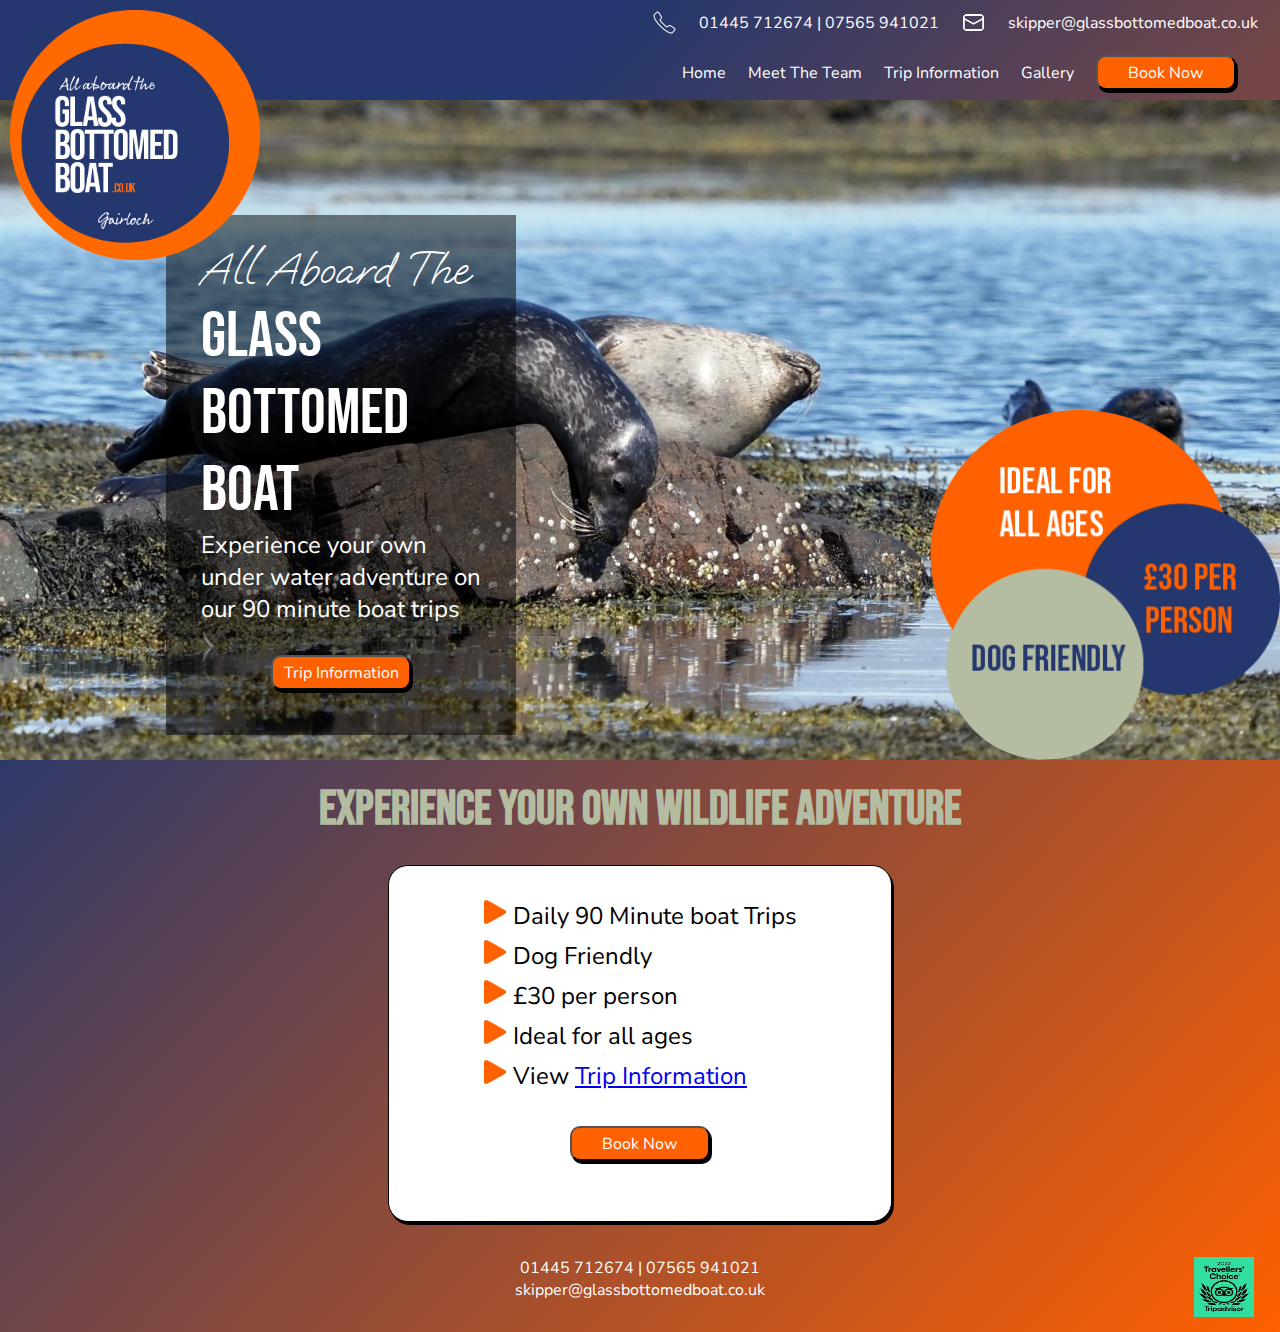
<file: index.html>
<!DOCTYPE html>
<html lang="en">
  <head>
    <meta charset="UTF-8" />
    <meta name="viewport" content="width=device-width, initial-scale=1.0" />
    <meta
      name="description"
      content="Experience your own underwater adventure on our 90-minute Glass Bottomed Boat trips. Ideal for all ages and dog-friendly."
    />
    <meta
      name="keywords"
      content="Glass Bottomed Boat, boat trips, underwater adventure, family-friendly, dog-friendly, NC500, North Coast 500, Gairloch, Wester Ross Scotland, Coastal, Boat Tours, Adventure, WildLife, Seals, bird Life, Animals, Sea Life, Marine Life, Ocean, Sea, Water, Fish, Dolphins, Porpoises, Whales, Gairloch Harbour, Pier Road, IV21 2BQ, Travellers Choice 2022, Trip Advisor, Facebook, Instagram"
    />
    <meta name="author" content="Glass Bottomed Boat" />
    <link href="stylesheet.css" type="text/css" rel="stylesheet" />
    <link rel="preconnect" href="https://fonts.googleapis.com" />
    <link rel="preconnect" href="https://fonts.gstatic.com" crossorigin />
    <link
      href="https://fonts.googleapis.com/css2?family=Nunito+Sans:ital,opsz,wght@0,6..12,200..1000;1,6..12,200..1000&display=swap"
      rel="stylesheet"
    />
    <script src="button.js" defer></script>
    <title>Glass Bottomed Boat</title>
  </head>
  <body class="grid-container">
    <header role="banner">
      <img
        class="logo1"
        src="./resources/logo updated.png"
        width="250px"
        height="250px"
        alt="Logo"
        loading="lazy"
      />
      <ul role="presentation">
        <li>
          <img
            src="./resources/icons8-phone-50.png"
            height="25px"
            width="25px"
            alt="Phone icon"
            aria-hidden="true"
          />
        </li>
        <li aria-label="Phone numbers">01445 712674 | 07565 941021</li>
        <li>
          <img
            src="./resources/icons8-email-48.png"
            height="25px"
            width="25px"
            alt="Email icon"
            aria-hidden="true"
          />
        </li>
        <li aria-label="Email address">skipper@glassbottomedboat.co.uk</li>
      </ul>
      <nav aria-label="Main navigation">
        <ul id="dropdown" role="menubar">
          <li role="none"><a href="./index.html" role="menuitem">Home</a></li>
          <li role="none">
            <a href="./meettheteam.html" role="menuitem">Meet The Team</a>
          </li>
          <li role="none">
            <a href="./tripinformation.html" role="menuitem"
              >Trip Information</a
            >
          </li>
          <li role="none">
            <a href="./gallery.html" role="menuitem">Gallery</a>
          </li>
          <li class="hidden-element" role="none">
            <a href="./book.html" role="menuitem">Book Now</a>
          </li>
          <li role="none">
            <button class="book" aria-label="Book Now">
              <a href="./book.html">Book Now</a>
            </button>
          </li>
        </ul>
      </nav>
      <img
        class="menu"
        onclick="myFunction()"
        src="./resources/icons8-menu-50.png"
        width="45px"
        height="45px"
        alt="menu icon"
        aria-label="Open menu"
      />
    </header>
    <main class="hero" role="main">
      <div class="hero-overlay-box">
        <p class="type1 box">All Aboard The</p>
        <p class="type2 box">GLASS</p>
        <p class="type2 box">BOTTOMED</p>
        <p class="type2 box">BOAT</p>
        <p class="type3 box">
          Experience your own under water adventure on our 90 minute boat trips
        </p>
        <button class="hero-book-now box" aria-label="Trip Information">
          <a href="./tripinformation.html">Trip Information</a>
        </button>
      </div>
      <img
        class="hero-bubbles"
        src="./resources/Assets/bubbles.png"
        width="350px"
        height="350px"
        alt="Quick facts of our boat trips, ideal for all ages, £30 per person, dog friendly"
        loading="lazy"
      />
    </main>

    <section class="griditem">
      <h1>Experience your own Wildlife Adventure</h1>
    </section>
    <aside class="information" aria-labelledby="trip-info">
      <div class="index-information-box">
        <ul>
          <li>
            <img
              src="./resources/icons8-right-arrow-24.png"
              alt="Bullet point"
            />
            Daily 90 Minute boat Trips
          </li>
          <li>
            <img
              src="./resources/icons8-right-arrow-24.png"
              alt="Bullet point"
            />
            Dog Friendly
          </li>
          <li>
            <img
              src="./resources/icons8-right-arrow-24.png"
              alt="Bullet point"
            />
            £30 per person
          </li>
          <li>
            <img
              src="./resources/icons8-right-arrow-24.png"
              alt="Bullet point"
            />
            Ideal for all ages
          </li>
          <li>
            <img
              src="./resources/icons8-right-arrow-24.png"
              alt="Bullet point"
            />
            View
            <a class="extra" href="./tripinformation.html">Trip Information</a>
          </li>
          <li>
            <button class="book-now" id="boxid" aria-label="Book Now">
              <a href="./book.html">Book Now</a>
            </button>
          </li>
        </ul>
      </div>
    </aside>

    <footer class="foot" role="contentinfo">
      <img
        src="./resources/travellerchoice2022.jpg"
        width="60px"
        height="60px"
        alt="Travellers choice award picture"
        loading="lazy"
      />
      <div class="footer-contact" aria-labelledby="contact-info">
        <p>01445 712674 | 07565 941021</p>
        <p>skipper@glassbottomedboat.co.uk</p>
      </div>
    </footer>
    <script type="application/ld+json">
      {
        "@context": "https://schema.org",
        "@type": "LocalBusiness",
        "name": "Glass Bottomed Boat",
        "description": "Experience your own underwater adventure on our 90-minute Glass Bottomed Boat trips. Ideal for all ages and dog-friendly.",
        "url": "https://www.glassbottomedboat.co.uk",
        "telephone": "01445 712674",
        "address": {
          "@type": "PostalAddress",
          "streetAddress": "Pier Road",
          "addressLocality": "Gairloch",
          "postalCode": "IV21 2BQ",
          "addressCountry": "UK"
        },
        "image": "https://www.glassbottomedboat.co.uk/resources/travellerchoice2022.jpg",
        "priceRange": "$$",
        "openingHours": "Mo-Su 09:00-17:00",
        "sameAs": [
          "https://www.facebook.com/glassbottomedboat",
          "https://www.instagram.com/glassbottomedboat"
        ]
      }
    </script>
  </body>
</html>
</file>
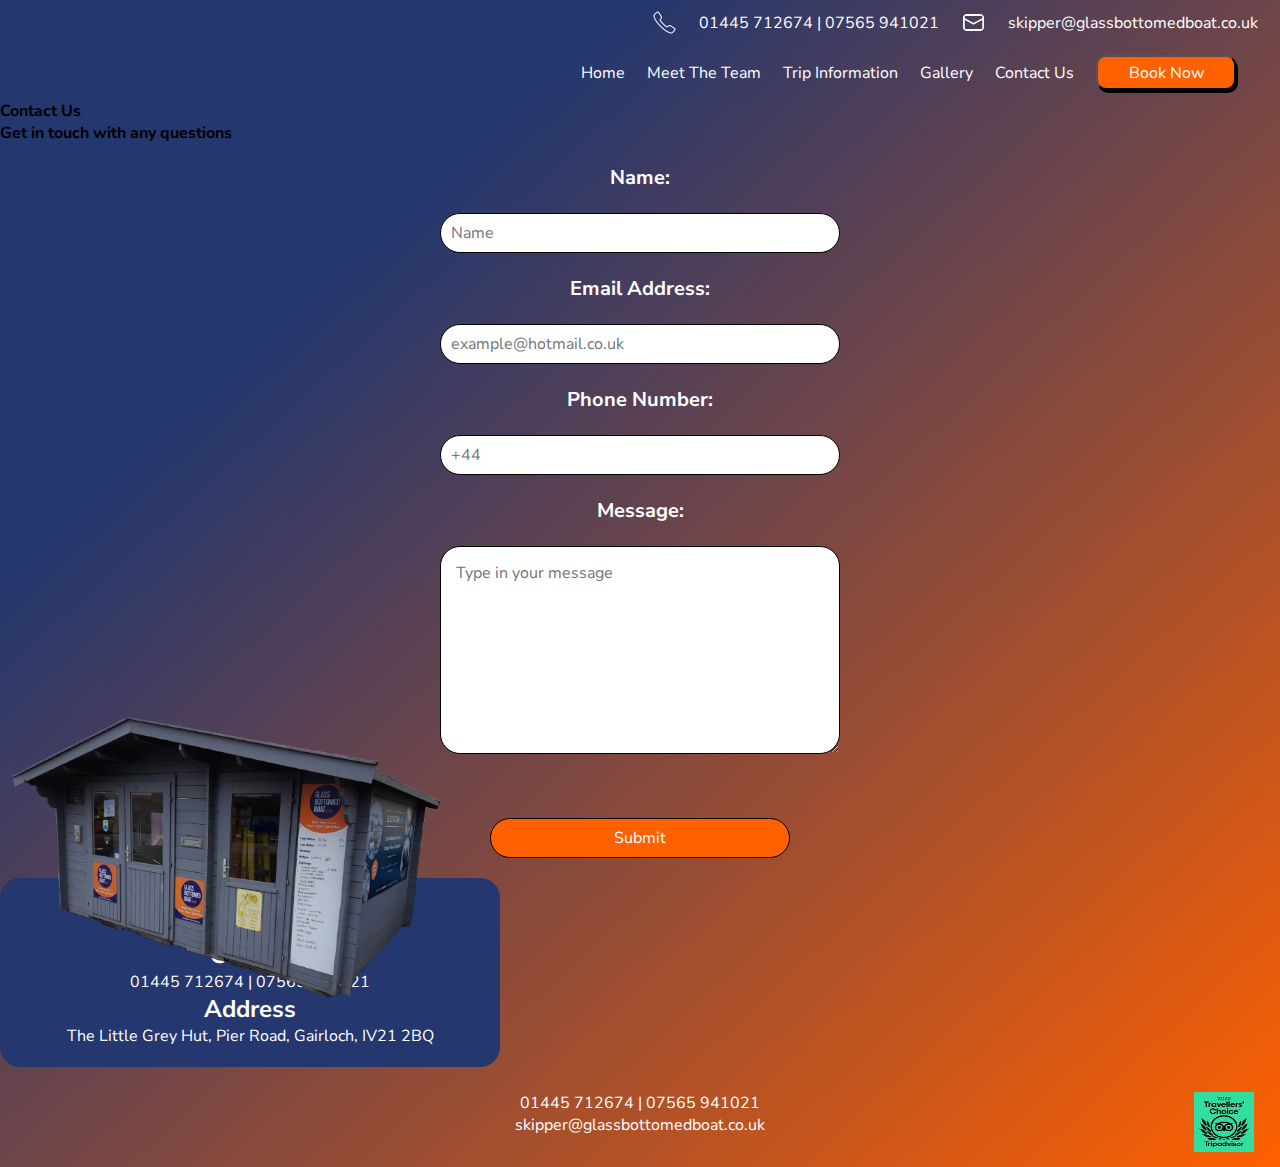
<file: contactus.html>
<!DOCTYPE html>
<html lang="en">
  <head>
    <meta charset="UTF-8" />
    <meta name="viewport" content="width=device-width, initial-scale=1.0" />
    <link href="stylesheet.css" type="text/css" rel="stylesheet" />
    <link rel="preconnect" href="https://fonts.googleapis.com" />
    <link rel="preconnect" href="https://fonts.gstatic.com" crossorigin />
    <link
      href="https://fonts.googleapis.com/css2?family=Nunito+Sans:ital,opsz,wght@0,6..12,200..1000;1,6..12,200..1000&display=swap"
      rel="stylesheet"
    />
    <script src="button.js" defer></script>
    <title>Glass Bottomed Boat Contact Us</title>
  </head>
  <body>
    <header role="banner">
      <ul role="presentation">
        <li>
          <img
            src="./resources/icons8-phone-50.png"
            height="25px"
            width="25px"
            alt="Phone icon"
            aria-hidden="true"
          />
        </li>
        <li aria-label="Phone numbers">01445 712674 | 07565 941021</li>
        <li>
          <img
            src="./resources/icons8-email-48.png"
            height="25px"
            width="25px"
            alt="Email icon"
            aria-hidden="true"
          />
        </li>
        <li aria-label="Email address">skipper@glassbottomedboat.co.uk</li>
      </ul>
      <nav aria-label="Main navigation">
        <ul id="dropdown" role="menubar">
          <li role="none"><a href="./index.html" role="menuitem">Home</a></li>
          <li role="none">
            <a href="./meettheteam.html" role="menuitem">Meet The Team</a>
          </li>
          <li role="none">
            <a href="./tripinformation.html" role="menuitem"
              >Trip Information</a
            >
          </li>
          <li role="none">
            <a href="./gallery.html" role="menuitem">Gallery</a>
          </li>
          <li role="none">
            <a href="./contactus.html" role="menuitem">Contact Us</a>
          </li>
          <li class="hidden-element" role="none">
            <a href="./book.html" role="menuitem">Book Now</a>
          </li>
          <li role="none">
            <button class="book" aria-label="Book Now">
              <a href="./book.html">Book Now</a>
            </button>
          </li>
        </ul>
      </nav>
      <img
        class="menu"
        onclick="myFunction()"
        src="./resources/icons8-menu-50.png"
        width="45px"
        height="45px"
        alt="menu icon"
        aria-label="Open menu"
      />
    </header>
    <main class="contact-us" role="main">
      <h1>Contact Us</h1>
      <h2>Get in touch with any questions</h2>
      <section class="contact-wrapper">
        <div class="form-box temp">
          <form
            action="send_email.php"
            method="POST"
            role="form"
            aria-labelledby="contact-form-title"
          >
            <label for="name">Name:</label><br />
            <input
              class="enter"
              type="text"
              id="name"
              name="name"
              placeholder="Name"
              required
              aria-required="true"
              autocomplete="name"
            /><br />
            <label for="email">Email Address:</label><br />
            <input
              class="enter"
              type="email"
              id="email"
              name="email"
              placeholder="example@hotmail.co.uk"
              required
              aria-required="true"
              autocomplete="email"
            /><br />
            <label for="phone">Phone Number:</label><br />
            <input
              class="enter"
              type="tel"
              id="phone"
              name="phone"
              placeholder="+44"
              required
              aria-required="true"
              autocomplete="tel"
            /><br />
            <label for="message">Message:</label><br />
            <textarea
              id="message"
              name="message"
              rows="8"
              cols="57"
              placeholder="Type in your message"
              required
              aria-required="true"
              autocomplete="off"
            ></textarea
            ><br /><br />
            <input class="submit" type="submit" value="Submit" />
          </form>
        </div>
        <div class="address-box temp">
          <div class="text-wrap" role="presentation">
            <h2>Alternatively</h2>
            <h3>Call Us</h3>
            <p>01445 712674 | 07565 941021</p>
            <h3>Address</h3>
            <p>The Little Grey Hut, Pier Road, Gairloch, IV21 2BQ</p>
          </div>
          <img
            src="./resources/Vector Shed.png"
            width="500px"
            height="auto"
            alt="The Little Grey Hut"
            loading="lazy"
          />
        </div>
      </section>
    </main>
    <footer class="foot" role="contentinfo">
      <img
        src="./resources/travellerchoice2022.jpg"
        width="60px"
        height="60px"
        alt="Travellers choice award picture"
        loading="lazy"
      />
      <div class="footer-contact" role="complementary" aria-label="Contact us">
        <p>01445 712674 | 07565 941021</p>
        <p>skipper@glassbottomedboat.co.uk</p>
      </div>
    </footer>
  </body>
</html>
</file>
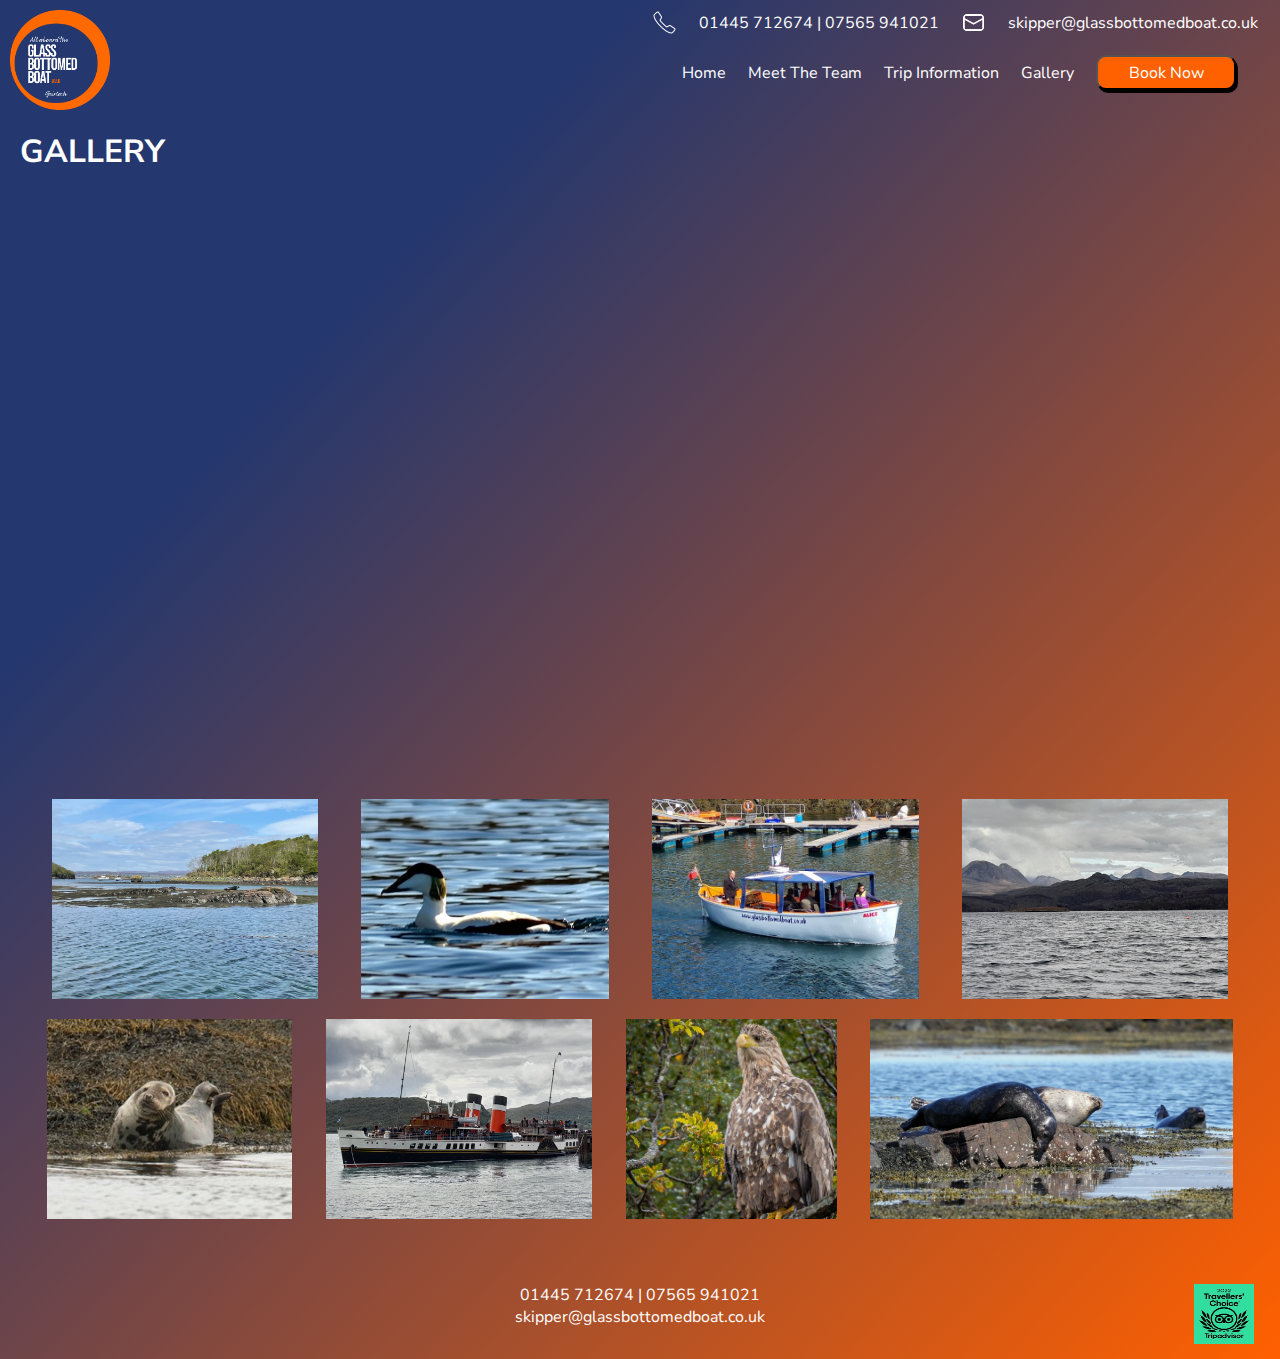
<file: gallery.html>
<!DOCTYPE html>
<html lang="en">
  <head>
    <meta charset="UTF-8" />
    <meta name="viewport" content="width=device-width, initial-scale=1.0" />
    <meta
      name="description"
      content="Explore our gallery of stunning wildlife and scenic photos from our Glass Bottomed Boat trips. Ideal for all ages and dog-friendly."
    />
    <meta
      name="keywords"
      content="Glass Bottomed Boat, gallery, wildlife photos, scenic photos, family-friendly, dog-friendly"
    />
    <meta name="author" content="Glass Bottomed Boat" />
    <link href="stylesheet.css" type="text/css" rel="stylesheet" />
    <link rel="preconnect" href="https://fonts.googleapis.com" />
    <link rel="preconnect" href="https://fonts.gstatic.com" crossorigin />
    <link
      href="https://fonts.googleapis.com/css2?family=Nunito+Sans:ital,opsz,wght@0,6..12,200..1000;1,6..12,200..1000&display=swap"
      rel="stylesheet"
    />
    <script src="button.js" defer></script>
    <title>Glass Bottomed Boat Gallery</title>
  </head>
  <body>
    <header role="banner">
      <img
        class="logo1"
        src="./resources/logo updated.png"
        width="100px"
        height="100px"
        alt="Logo"
        loading="lazy"
      />
      <ul role="presentation">
        <li>
          <img
            src="./resources/icons8-phone-50.png"
            height="25px"
            width="25px"
            alt="Phone icon"
            aria-hidden="true"
          />
        </li>
        <li aria-label="Phone numbers">01445 712674 | 07565 941021</li>
        <li>
          <img
            src="./resources/icons8-email-48.png"
            height="25px"
            width="25px"
            alt="Email icon"
            aria-hidden="true"
          />
        </li>
        <li aria-label="Email address">skipper@glassbottomedboat.co.uk</li>
      </ul>
      <nav aria-label="Main navigation">
        <ul id="dropdown" role="menubar">
          <li role="none"><a href="./index.html" role="menuitem">Home</a></li>
          <li role="none">
            <a href="./meettheteam.html" role="menuitem">Meet The Team</a>
          </li>
          <li role="none">
            <a href="./tripinformation.html" role="menuitem"
              >Trip Information</a
            >
          </li>
          <li role="none">
            <a href="./gallery.html" role="menuitem">Gallery</a>
          </li>
          <li class="hidden-element" role="none">
            <a href="./book.html" role="menuitem">Book Now</a>
          </li>
          <li role="none">
            <button class="book" aria-label="Book Now">
              <a href="./book.html">Book Now</a>
            </button>
          </li>
        </ul>
      </nav>
      <img
        class="menu"
        onclick="myFunction()"
        src="./resources/icons8-menu-50.png"
        width="45px"
        height="45px"
        alt="menu icon"
        aria-label="Open menu"
      />
    </header>
    <main class="gallery" role="main">
      <h1>Gallery</h1>
      <div class="collection">
        <div class="are-you-a-west-coaster">
          <iframe
            width="1280"
            height="588"
            src="https://www.youtube.com/embed/Z6QudItnon0"
            title="Are you a West Coaster? | Steve Ward at Glass Bottomed Boat | Our Wildlife West Coaster"
            frameborder="0"
            allow="accelerometer; autoplay; clipboard-write; encrypted-media; gyroscope; picture-in-picture; web-share"
            referrerpolicy="strict-origin-when-cross-origin"
            allowfullscreen
            aria-label="YouTube video: Are you a West Coaster?"
          ></iframe>
        </div>
        <div class="photos">
          <img
            src="./resources/sheildag view.jpg"
            alt="View of Sheildag from the boat"
            loading="lazy"
          />
          <img
            src="./resources/eider2.jpg"
            alt="image of an Eider Duck"
            loading="lazy"
          />
          <img
            src="./resources/Boat MakingWay.jpg"
            alt="View of our boat making way"
            loading="lazy"
          />
          <img
            src="./resources/scenery.jpg"
            alt="Scenary of the mountains from our boat"
            loading="lazy"
          />
          <img
            src="./resources/atlanticGrey4.jpg"
            alt="Atlantic Grey Seal"
            loading="lazy"
          />
          <img
            src="./resources/waverley.jpg"
            alt="View of the steamer called the Waverley"
            loading="lazy"
          />
          <img
            src="./resources/GoldenEagle.jpg"
            alt="Golden Eagle"
            loading="lazy"
          />
          <img
            src="./resources/common seal7.jpg"
            alt="Common Seal"
            loading="lazy"
          />
        </div>
      </div>
    </main>
    <footer class="foot" role="contentinfo">
      <img
        src="./resources/travellerchoice2022.jpg"
        width="60px"
        height="60px"
        alt="Travellers choice award picture"
        loading="lazy"
      />
      <div
        class="footer-contact"
        role="complementary"
        aria-labelledby="contact-info"
      >
        <p>01445 712674 | 07565 941021</p>
        <p>skipper@glassbottomedboat.co.uk</p>
      </div>
    </footer>
  </body>
</html>
</file>
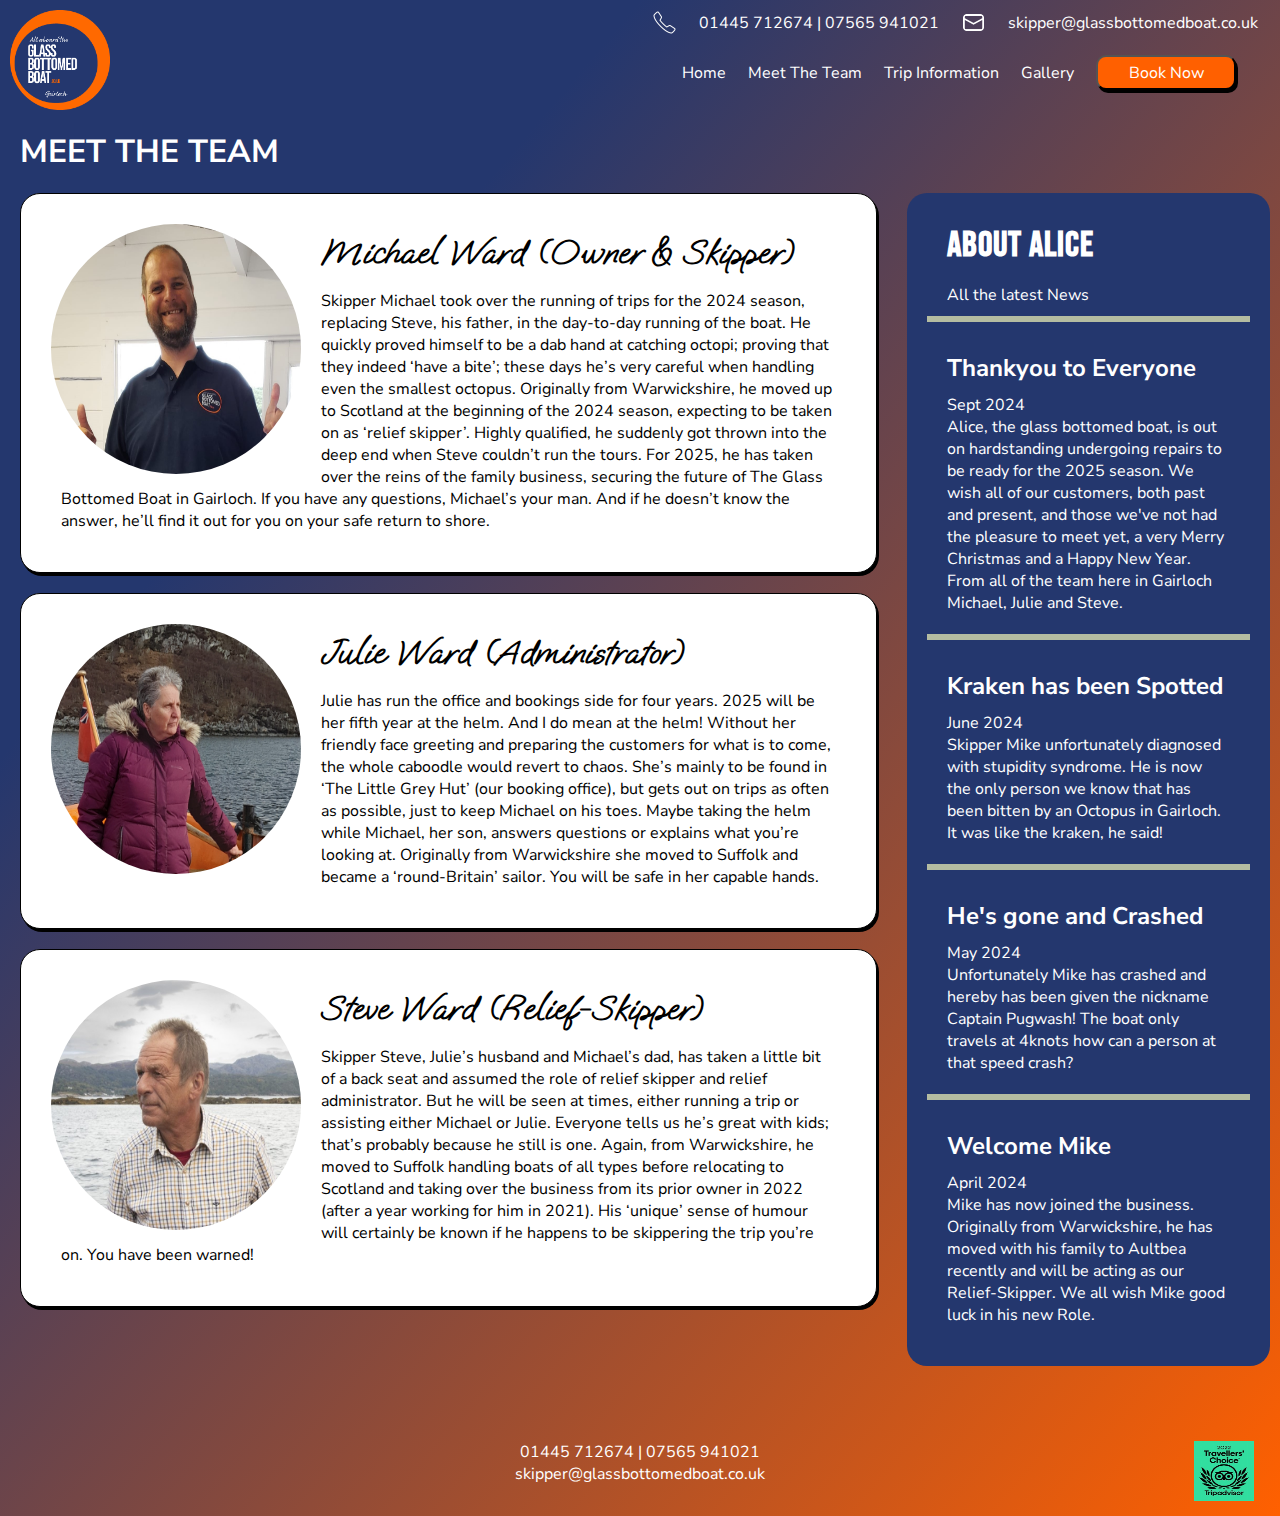
<file: meettheteam.html>
<!DOCTYPE html>
<html lang="en">
  <head>
    <meta charset="UTF-8" />
    <meta name="viewport" content="width=device-width, initial-scale=1.0" />
    <meta
      name="description"
      content="Meet the team behind the Glass Bottomed Boat. Learn about our crew and their roles in making your trip unforgettable."
    />
    <meta
      name="keywords"
      content="Glass Bottomed Boat, meet the team, crew, family-friendly, dog-friendly"
    />
    <meta name="author" content="Glass Bottomed Boat" />
    <link href="stylesheet.css" type="text/css" rel="stylesheet" />
    <link rel="preconnect" href="https://fonts.googleapis.com" />
    <link rel="preconnect" href="https://fonts.gstatic.com" crossorigin />
    <link
      href="https://fonts.googleapis.com/css2?family=Nunito+Sans:ital,opsz,wght@0,6..12,200..1000;1,6..12,200..1000&display=swap"
      rel="stylesheet"
    />
    <script src="button.js" defer></script>
    <script src="blog.js" defer></script>
    <title>Glass Bottomed Boat Meet The Team</title>
  </head>
  <body>
    <header role="banner">
      <img
        class="logo1"
        src="./resources/logo updated.png"
        width="100px"
        height="100px"
        alt="Logo"
        loading="lazy"
      />
      <ul role="presentation">
        <li>
          <img
            src="./resources/icons8-phone-50.png"
            height="25px"
            width="25px"
            alt="Phone icon"
            aria-hidden="true"
          />
        </li>
        <li aria-label="Phone numbers">01445 712674 | 07565 941021</li>
        <li>
          <img
            src="./resources/icons8-email-48.png"
            height="25px"
            width="25px"
            alt="Email icon"
            aria-hidden="true"
          />
        </li>
        <li aria-label="Email address">skipper@glassbottomedboat.co.uk</li>
      </ul>
      <nav aria-label="Main navigation">
        <ul id="dropdown" role="menubar">
          <li role="none"><a href="./index.html" role="menuitem">Home</a></li>
          <li role="none">
            <a href="./meettheteam.html" role="menuitem">Meet The Team</a>
          </li>
          <li role="none">
            <a href="./tripinformation.html" role="menuitem"
              >Trip Information</a
            >
          </li>
          <li role="none">
            <a href="./gallery.html" role="menuitem">Gallery</a>
          </li>
          <li class="hidden-element" role="none">
            <a href="./book.html" role="menuitem">Book Now</a>
          </li>
          <li role="none">
            <button class="book" aria-label="Book Now">
              <a href="./book.html">Book Now</a>
            </button>
          </li>
        </ul>
      </nav>
      <img
        class="menu"
        onclick="myFunction()"
        src="./resources/icons8-menu-50.png"
        width="45px"
        height="45px"
        alt="menu icon"
        aria-label="Open menu"
      />
    </header>
    <main class="meet-team" role="main">
      <h1>Meet The Team</h1>
      <section class="team-blog-section">
        <div class="team-section">
          <article class="person-card">
            <img
              src="./resources/mike3.jpg"
              width="250px"
              height="250px"
              alt="Michael Ward"
              loading="lazy"
            />
            <h2>Michael Ward (Owner & Skipper)</h2>
            <p>
              Skipper Michael took over the running of trips for the 2024
              season, replacing Steve, his father, in the day-to-day running of
              the boat. He quickly proved himself to be a dab hand at catching
              octopi; proving that they indeed ‘have a bite’; these days he’s
              very careful when handling even the smallest octopus. Originally
              from Warwickshire, he moved up to Scotland at the beginning of the
              2024 season, expecting to be taken on as ‘relief skipper’. Highly
              qualified, he suddenly got thrown into the deep end when Steve
              couldn’t run the tours. For 2025, he has taken over the reins of
              the family business, securing the future of The Glass Bottomed
              Boat in Gairloch. If you have any questions, Michael’s your man.
              And if he doesn’t know the answer, he’ll find it out for you on
              your safe return to shore.
            </p>
          </article>
          <article class="person-card">
            <img
              src="./resources/julie boat.jpg"
              width="250px"
              height="250px"
              alt="Julie Ward"
              loading="lazy"
            />
            <h2>Julie Ward (Administrator)</h2>
            <p>
              Julie has run the office and bookings side for four years. 2025
              will be her fifth year at the helm. And I do mean at the helm!
              Without her friendly face greeting and preparing the customers for
              what is to come, the whole caboodle would revert to chaos. She’s
              mainly to be found in ‘The Little Grey Hut’ (our booking office),
              but gets out on trips as often as possible, just to keep Michael
              on his toes. Maybe taking the helm while Michael, her son, answers
              questions or explains what you’re looking at. Originally from
              Warwickshire she moved to Suffolk and became a ‘round-Britain’
              sailor. You will be safe in her capable hands.
            </p>
          </article>
          <article class="person-card">
            <img
              src="./resources/dadBoat.jpg"
              width="250px"
              height="250px"
              alt="Steve Ward"
              loading="lazy"
            />
            <h2>Steve Ward (Relief-Skipper)</h2>
            <p>
              Skipper Steve, Julie’s husband and Michael’s dad, has taken a
              little bit of a back seat and assumed the role of relief skipper
              and relief administrator. But he will be seen at times, either
              running a trip or assisting either Michael or Julie. Everyone
              tells us he’s great with kids; that’s probably because he still is
              one. Again, from Warwickshire, he moved to Suffolk handling boats
              of all types before relocating to Scotland and taking over the
              business from its prior owner in 2022 (after a year working for
              him in 2021). His ‘unique’ sense of humour will certainly be known
              if he happens to be skippering the trip you’re on. You have been
              warned!
            </p>
          </article>
        </div>

        <div class="blog-div">
          <h2 class="blogHead">About Alice</h2>
          <p class="blogHead">All the latest News</p>
        </div>
      </section>
    </main>
    <footer class="foot" role="contentinfo">
      <img
        src="./resources/travellerchoice2022.jpg"
        width="60px"
        height="60px"
        alt="Travellers choice award picture"
        loading="lazy"
      />
      <div
        class="footer-contact"
        role="complementary"
        aria-labelledby="contact-info"
      >
        <p>01445 712674 | 07565 941021</p>
        <p>skipper@glassbottomedboat.co.uk</p>
      </div>
    </footer>
  </body>
</html>
</file>
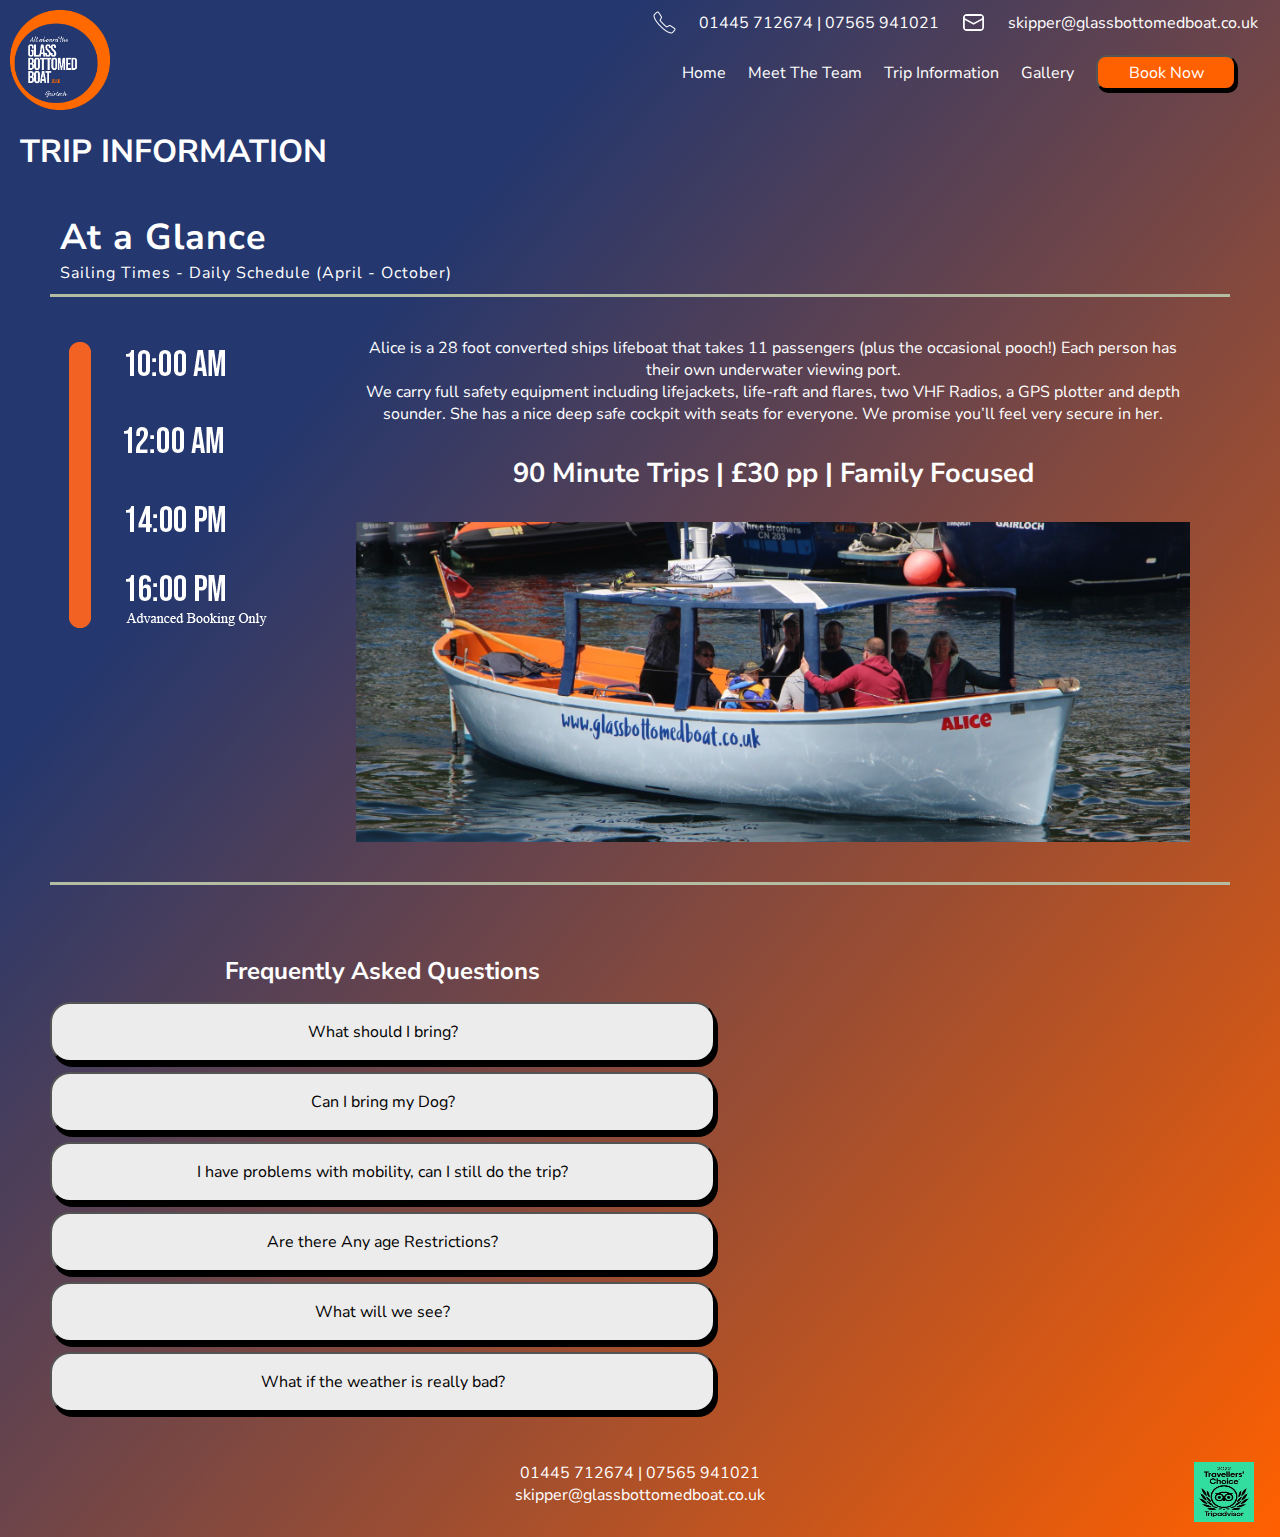
<file: tripinformation.html>
<!DOCTYPE html>
<html lang="en">
  <head>
    <meta charset="UTF-8" />
    <meta name="viewport" content="width=device-width, initial-scale=1.0" />
    <meta
      name="description"
      content="Get all the information you need about our 90-minute Glass Bottomed Boat trips. Ideal for all ages and dog-friendly."
    />
    <meta
      name="keywords"
      content="Glass Bottomed Boat, boat trips, trip information, family-friendly, dog-friendly"
    />
    <meta name="author" content="Glass Bottomed Boat" />
    <link href="stylesheet.css" type="text/css" rel="stylesheet" />
    <link rel="preconnect" href="https://fonts.googleapis.com" />
    <link rel="preconnect" href="https://fonts.gstatic.com" crossorigin />
    <link
      href="https://fonts.googleapis.com/css2?family=Nunito+Sans:ital,opsz,wght@0,6..12,200..1000;1,6..12,200..1000&display=swap"
      rel="stylesheet"
    />
    <script src="button.js" defer></script>
    <script src="info.js" defer></script>
    <title>Glass Bottomed Boat Trip Information</title>
  </head>
  <body>
    <header role="banner">
      <img
        class="logo1"
        src="./resources/logo updated.png"
        width="100px"
        height="100px"
        alt="Logo"
        loading="lazy"
      />
      <ul role="presentation">
        <li>
          <img
            src="./resources/icons8-phone-50.png"
            height="25px"
            width="25px"
            alt="Phone icon"
            aria-hidden="true"
          />
        </li>
        <li aria-label="Phone numbers">01445 712674 | 07565 941021</li>
        <li>
          <img
            src="./resources/icons8-email-48.png"
            height="25px"
            width="25px"
            alt="Email icon"
            aria-hidden="true"
          />
        </li>
        <li aria-label="Email address">skipper@glassbottomedboat.co.uk</li>
      </ul>
      <nav aria-label="Main navigation">
        <ul id="dropdown" role="menubar">
          <li role="none"><a href="./index.html" role="menuitem">Home</a></li>
          <li role="none">
            <a href="./meettheteam.html" role="menuitem">Meet The Team</a>
          </li>
          <li role="none">
            <a href="./tripinformation.html" role="menuitem"
              >Trip Information</a
            >
          </li>
          <li role="none">
            <a href="./gallery.html" role="menuitem">Gallery</a>
          </li>

          <li class="hidden-element" role="none">
            <a href="./book.html" role="menuitem">Book Now</a>
          </li>
          <li role="none">
            <button class="book" aria-label="Book Now">
              <a href="./book.html">Book Now</a>
            </button>
          </li>
        </ul>
      </nav>
      <img
        class="menu"
        onclick="myFunction()"
        src="./resources/icons8-menu-50.png"
        width="45px"
        height="45px"
        alt="menu icon"
        aria-label="Open menu"
      />
    </header>
    <main class="trip-information" role="main">
      <h1>Trip Information</h1>
      <section class="at-a-glance">
        <header class="glance-header">
          <h2>At a Glance</h2>
          <p>Sailing Times - Daily Schedule (April - October)</p>
        </header>
        <div class="glance-wrapper">
          <div class="glance-box glance-one">
            <img
              src="./resources/Assets/Asset 3.png"
              alt="Sailing times"
              loading="lazy"
            />
          </div>
          <div class="glance-box glance-two" role="presentation">
            <p>
              Alice is a 28 foot converted ships lifeboat that takes 11
              passengers (plus the occasional pooch!) Each person has their own
              underwater viewing port.
            </p>
            <p>
              We carry full safety equipment including lifejackets, life-raft
              and flares, two VHF Radios, a GPS plotter and depth sounder. She
              has a nice deep safe cockpit with seats for everyone. We promise
              you’ll feel very secure in her.
            </p>
            <div class="glance-two-mini-head">
              <h3>90 Minute Trips | £30 pp | Family Focused</h3>
            </div>
            <img
              id="boat-img"
              src="./resources/boat makingway3.jpg"
              alt="Boat"
              loading="lazy"
              width="100%"
              height="auto"
            />
          </div>
        </div>
      </section>
      <section class="supplementary-wrapper">
        <div class="button-wrapper">
          <h2>Frequently Asked Questions</h2>
          <ol role="presentation">
            <li>
              <button
                class="buttonfaq"
                id="button1"
                aria-expanded="false"
                aria-controls="menu1"
              >
                What should I bring?
              </button>
            </li>
            <li class="menufaq" id="menu1" hidden>
              <p>
                Scottish weather is fickle. One minute rain, and the next, sun.
                We suggest you have waterproofs and warm clothing with you for
                your trip. All being well you’ll not have to use them. But even
                on those warm days ashore; on the water it will be chillier and
                who can foretell when it’s about to rain? Although you will be
                seated beneath a roof, rain does not always come straight down.
              </p>
            </li>
            <li>
              <button
                class="buttonfaq"
                id="button2"
                aria-expanded="false"
                aria-controls="menu2"
              >
                Can I bring my Dog?
              </button>
            </li>
            <li class="menufaq" id="menu2" hidden>
              <p>
                We like to think that we provide a pet friendly service (Your
                pet is on holiday too). As long as your dog is on a lead and
                under control it shouldn’t be a problem.
              </p>
            </li>
            <li>
              <button
                class="buttonfaq"
                id="button3"
                aria-expanded="false"
                aria-controls="menu3"
              >
                I have problems with mobility, can I still do the trip?
              </button>
            </li>
            <li class="menufaq" id="menu3" hidden>
              <p>
                Yes, if you have some mobility we can assist you to get safely
                down the ramp and onto the boat. Unfortunately, we cant take
                wheelchair bound persons onboard, due to space restrictions and
                the sides of the boat, but if you can stand with assistance,
                then we can arrange for plenty of help to get you there.
              </p>
            </li>
            <li>
              <button
                class="buttonfaq"
                id="button4"
                aria-expanded="false"
                aria-controls="menu4"
              >
                Are there Any age Restrictions?
              </button>
            </li>
            <li class="menufaq" id="menu4" hidden>
              <p>No, none. </p>
            </li>
            <li>
              <button
                class="buttonfaq"
                id="button5"
                aria-expanded="false"
                aria-controls="menu5"
              >
                What will we see?
              </button>
            </li>
            <li class="menufaq" id="menu5" hidden>
              <p>
                Hmmmm… I don’t think we’ve had a day when we’ve not seen seals.
                And we generally have a pot or two out to allow us to get up
                in-close and personal with crabs or lobsters, maybe even an
                octopus. But everything else is dependant upon the day. 
              </p>
            </li>
            <li>
              <button
                class="buttonfaq"
                id="button6"
                aria-expanded="false"
                aria-controls="menu6"
              >
                What if the weather is really bad?
              </button>
            </li>
            <li class="menufaq" id="menu6" hidden>
              <p>
                Excessive wind is the main reason for calling off trips. We
                don’t want to call them off but safety is paramount. If it does
                happen you will be offered the choice of a full refund or rebook
                your time and date.
              </p>
            </li>
          </ol>
        </div>
        <div class="map-imbed">
          <iframe
            src="https://www.google.com/maps/embed?pb=!1m18!1m12!1m3!1d2131.3121745853396!2d-5.686186322517034!3d57.71115487387145!2m3!1f0!2f0!3f0!3m2!1i1024!2i768!4f13.1!3m3!1m2!1s0x488e701d63598ab1%3A0x1d7eac54d973e95d!2sGlass%20Bottomed%20Boat!5e0!3m2!1sen!2suk!4v1731859061568!5m2!1sen!2suk"
            width="600"
            height="450"
            style="border: 0"
            allowfullscreen=""
            loading="lazy"
            referrerpolicy="no-referrer-when-downgrade"
            aria-label="Google Maps location of Glass Bottomed Boat"
          ></iframe>
        </div>
      </section>
    </main>
    <footer class="foot" role="contentinfo">
      <img
        src="./resources/travellerchoice2022.jpg"
        width="60px"
        height="60px"
        alt="Travellers choice award picture"
        loading="lazy"
      />
      <div
        class="footer-contact"
        role="complementary"
        aria-labelledby="contact-info"
      >
        <p>01445 712674 | 07565 941021</p>
        <p>skipper@glassbottomedboat.co.uk</p>
      </div>
    </footer>
  </body>
</html>
</file>
<file: stylesheet.css>
/* Variables */
:root {
  --primary-color: #ff6000;
  --secondary-color: #24376e;
  --text-color: white;
  --background-gradient: linear-gradient(
    to bottom right,
    #24376e 25%,
    #ff6000 100%
  );
  --font-family-main: "Nunito Sans", sans-serif;
  --font-family-oooh: "oooh_babyregular";
  --font-family-bebas: "bebas_neueregular";
}

/* Font Faces */
@font-face {
  font-family: "oooh_babyregular";
  src: url("./fonts/webfontkit-20241106-052432/ooohbaby-regular-webfont.woff2")
      format("woff2"),
    url("./fonts/webfontkit-20241106-052432/ooohbaby-regular-webfont.woff")
      format("woff");
  font-weight: normal;
  font-style: normal;
}

@font-face {
  font-family: "bebas_neueregular";
  src: url("./fonts/webfontkit-20241106-064725/bebasneue-regular-webfont.woff2")
      format("woff2"),
    url("./fonts/webfontkit-20241106-064725/bebasneue-regular-webfont.woff")
      format("woff");
  font-weight: normal;
  font-style: normal;
}

/* Global Styles */
* {
  box-sizing: border-box;
  margin: 0;
  padding: 0;
  font-family: var(--font-family-main);
  font-size: 16px;
}

body {
  background: var(--background-gradient);
  background-repeat: no-repeat;
}

.grid-container {
  display: grid;
  grid-template-areas:
    "header header header"
    "hero hero hero"
    "griditem griditem griditem"
    "information information information"
    "foot foot foot";
  grid-template-columns: 4% 92% 4%;
}

/* Header */
header {
  grid-area: header;
  height: 100px;
  color: var(--text-color);
}

header ul {
  display: flex;
  justify-content: flex-end;
  padding: 10px 0;
}

header li {
  padding-right: 22px;
  list-style-type: none;
  display: flex;
  align-items: center;
}

header li a {
  color: var(--text-color);
  text-decoration: none;
}

header li a:focus {
  color: var(--primary-color);
}

.hidden-element {
  display: none;
}

.logo1 {
  position: absolute;
  left: 10px;
  top: 10px;
  z-index: 1;
}

header .book,
.blog-card button {
  background-color: var(--primary-color);
  border-radius: 10px;
  box-shadow: 2px 3px;
  height: 35px;
  width: 140px;
  margin-right: 22px;
}

header .book a,
header li a,
.blog-card button a {
  color: var(--text-color);
  text-decoration: none;
}

.menu {
  display: none;
  float: right;
  margin: 15px 40px;
  color: none;
}

/* Hero Section */
.hero {
  grid-area: hero;
  background-image: url("./resources/common seal7.jpg");
  background-repeat: no-repeat;
  background-position: center;
  background-size: cover;
  height: 660px;
  position: relative;
  display: flex;
  align-items: center;
}

.hero-overlay-box {
  width: 350px;
  height: 520px;
  background-color: rgba(0, 0, 0, 0.5);
  margin-left: 13%;
  margin-top: 90px;
}

.box {
  width: 280px;
  margin: 5px auto;
}

.type1 {
  font-family: var(--font-family-oooh);
  font-size: 3rem; /* 48px */
  color: rgba(255, 255, 255, 1);
  margin-top: 30px;
}

.type2 {
  font-family: var(--font-family-bebas);
  font-size: 4rem; /* 64px */
  color: rgba(255, 255, 255, 1);
}

.type3 {
  color: rgba(255, 255, 255, 1);
  font-size: 1.5rem; /* 24px */
}

.hero-bubbles {
  position: absolute;
  bottom: 0;
  right: 0;
}

/* Grid Item */
.griditem {
  grid-area: griditem;
  grid-column: 2 / 3;
  text-align: center;
  padding: 20px 0;
}

.griditem h1 {
  font-size: 3rem; /* 48px */
  font-family: var(--font-family-bebas);
  color: #b4bca1;
}

/* Information Section */
.information {
  grid-area: information;
  height: auto;
  grid-column: 2 / 3;
  display: inline-flex;
  position: relative;
}

.index-information-box {
  position: relative;
  height: auto;
  max-width: 700px;
  border: 1px solid black;
  border-radius: 20px;
  box-shadow: 2px 3px;
  display: flex;
  flex-direction: column;
  justify-content: center;
  align-items: center;
  padding: 30px 8%;
  margin: 10px auto;
  background-color: white;
}

.index-information-box ul {
  list-style-type: none;
}

.index-information-box li,
.index-information-box li .extra {
  font-size: 1.5rem; /* 24px */
  line-height: 2.5rem; /* 40px */
}

.hero-book-now,
.index-information-box .book-now {
  background-color: var(--primary-color);
  border-radius: 10px;
  box-shadow: 2px 3px;
  height: 35px;
  width: 140px;
  margin: 30px auto;
  display: flex;
  justify-content: center;
  align-items: center;
}

.hero-book-now a,
.index-information-box .book-now a {
  color: var(--text-color);
  text-decoration: none;
}

/* Footer */
.foot {
  grid-area: foot;
}

footer {
  color: var(--text-color);
  height: 100px;
  padding: 25px;
}

.footer-contact p {
  display: flex;
  justify-content: center;
}

footer img {
  position: absolute;
  display: block;
  right: 2%;
}

/* Meet the Team Page */
.meet-team h1,
.gallery h1,
.trip-information h1,
.booking-h1 {
  text-align: left;
  font-size: 2rem; /* 32px */
  margin-left: 10px;
  margin-top: 20px;
  color: var(--text-color);
  padding: 10px;
  text-transform: uppercase;
}

.team-blog-section {
  margin-bottom: 40px;
  display: flex;
  justify-content: space-around;
  position: relative;
}

.team-section {
  display: flex;
  flex-direction: column;
  flex-wrap: nowrap;
  align-items: center;
  width: 100%;
}

.person-card {
  min-height: 300px;
  max-height: auto;
  border: 1px solid black;
  border-radius: 20px;
  box-shadow: 2px 3px;
  padding: 30px;
  margin: 10px 20px;
  background-color: white;
}

.person-card img {
  border-radius: 50%;
  float: left;
  margin-right: 20px;
}

.person-card h2 {
  font-size: 2.25rem; /* 36px */
  padding: 10px;
  font-family: var(--font-family-oooh);
  color: black;
}

.person-card p {
  padding: 10px;
  color: black;
}

.blog-div {
  width: 500px;
  height: auto;
  background-color: #24376e;
  border-radius: 20px;
  display: flex;
  flex-direction: column;
  flex-wrap: nowrap;
  align-items: center;
  margin: 10px;
  overflow: hidden;
  padding: 20px;
}

.blogEntryDiv {
  height: auto;
  border-top: 6px solid #b4bca1;
  padding: 20px 20px;
  color: white;
}

.blogEntryDate {
  font-size: 0.75rem; /* 12px */
  padding-bottom: 10px;
}

.blogEntryHeading {
  font-size: 1.5rem; /* 24px */
  padding: 10px 0px;
}

.blog-div h2 {
  font-family: var(--font-family-bebas);
  font-size: 2.25rem; /* 36px */
  letter-spacing: 1px;
}

.blogHead {
  width: 100%;
  color: var(--text-color);
  padding: 10px 20px;
}

.blogEntryButton {
  background-color: var(--primary-color);
  border-radius: 10px;
  box-shadow: 2px 3px;
  height: 35px;
  width: 140px;
  margin: 10px auto;
  display: flex;
  justify-content: center;
  align-items: center;
}

.blogEntryButton a {
  color: var(--text-color);
  text-decoration: none;
}

/* Gallery */
.collection {
  display: flex;
  align-items: center;
  flex-direction: column;
}

.are-you-a-west-coaster {
  position: relative;
  overflow: hidden;
  width: 80%;
}

.are-you-a-west-coaster::after {
  display: block;
  content: "";
  padding-top: 56.25%;
}

.are-you-a-west-coaster iframe {
  position: absolute;
  top: 0;
  left: 0;
  width: 100%;
  height: 100%;
}

.photos {
  display: flex;
  flex-wrap: wrap;
  justify-content: space-around;
  margin: 30px 30px;
}

.photos img {
  width: auto;
  height: 200px;
  -o-object-fit: cover;
  object-fit: cover;
  margin: 10px;
}

/* Trip Information */
.at-a-glance {
  height: auto;
  background: none;
  margin: 20px 50px;
  border-radius: 20px;
}

.glance-header {
  padding: 10px;
  color: var (--text-color);
  width: 100%;
  height: auto;
  border-bottom: 3px solid #b4bca1;
  letter-spacing: 1px;
}

.glance-header h2,
.glance-two h2 {
  font-family: var(--font-family-main);
  font-size: 2.25rem; /* 36px */
}

.glance-wrapper {
  display: flex;
  position: relative;
  height: auto;
  border-bottom: 3px solid #b4bca1;
}

.glance-box {
  height: auto;
}

.glance-one {
  width: 20%;
  min-width: 150px;
}

.glance-one img {
  display: block;
  margin: 45px auto;
}

.glance-two {
  width: 80%;
  color: var(--text-color);
  padding: 40px 40px 40px 70px;
  position: relative;
  text-align: center;
}

.glance-two img {
  display: block;
  float: right;
}

.glance-two-mini-head {
  position: relative;
  margin: 30px 0;
}

.glance-two-mini-head h3 {
  font-size: 1.7rem;
  text-align: center;
}

.supplementary-wrapper {
  height: auto;
  margin: 20px 50px;
  display: flex;
  justify-content: space-around;
  flex-wrap: nowrap;
  align-items: center;
}

.supplementary-wrapper li {
  list-style-type: none;
}

.button-wrapper {
  width: 700px;
  margin-top: 40px;
}

.button-wrapper h2 {
  color: white;
  font-size: 1.5rem; /* 24px */
  padding: 10px;
}
.supplementary-wrapper button {
  width: 100%;
  height: 3.75rem; /* 60px */
  margin: 5px 0;
  box-shadow: 3px 5px;
  border-radius: 20px;
  background-color: #ececec;
}

.menufaq {
  display: none;
  width: 100%;
  background-color: #ececec;
  height: auto;
  padding: 1.25rem; /* 20px */
  border-radius: 20px;
  margin: 10px 0;
}

.buttonfaq {
  padding: 0px 10px;
}

.supplementary-wrapper h2 {
  text-align: center;
}

.map-imbed {
  margin: 20px;
  position: relative;
  overflow: hidden;
  width: 500px;
}

.map-imbed::after {
  display: block;
  content: "";
  padding-top: 56.25%;
}

.map-imbed iframe {
  position: absolute;
  top: 0;
  left: 0;
  max-width: 500px;
  max-height: 500px;
}

/* Contact Page */

.phone-box {
  color: white;
  text-align: center;
  background-color: #24376e;
  border-radius: 20px;
  padding: 20px;
  width: 400px;
  margin: 0 auto;
}

.phone-box h3 {
  font-size: 20px;
}

.text-wrap {
  color: var(--text-color);
  text-align: center;
  padding: 20px;
}

.text-wrap h2 {
  font-size: 2.25rem; /* 36px */
  font-family: var(--font-family-bebas);
  letter-spacing: 0.125rem; /* 2px */
}

.text-wrap h3 {
  font-size: 1.5rem; /* 24px */
}

.address-box {
  max-width: 500px;
  background-color: var(--secondary-color);
  position: relative;
  display: flex;
  justify-content: center;
  height: 700px;
}

.address-box img {
  position: absolute;
  bottom: 0;
}

/* Footer */
footer {
  color: var(--text-color);
  height: 100px;
  padding: 25px;
}

.footer-contact p {
  display: flex;
  justify-content: center;
}

footer img {
  position: absolute;
  display: block;
  right: 2%;
}

.container-test {
  display: flex;
  justify-content: space-between;
}

.contact-test {
  width: 100%;
  height: auto;
}

.contact-test h2 {
  font-size: 2rem;
  color: white;
  text-align: center;
}

.flexible-container {
  width: 1000px;
  display: inline-flex;
}

#flexible-test-box {
  display: flex;
  flex-direction: column;
  margin: 10px;
  width: 500px;
}

.test-box {
  width: 400px;
  margin: 10px;
  padding: 10px;
}

.info-test {
  color: white;
  text-align: center;
}

.TA_selfserveprop {
  margin-top: 20px;
  margin: 20px auto;
}

.temp {
  height: auto;
  border-radius: 20px;
}

.form-box {
  padding: 20px;
  display: flex;
  width: 100%;
  margin: 0 auto;
}

.form-box label {
  font-weight: bold;
  font-size: 1.25rem; /* 20px */
  color: var(--text-color);
}

form {
  width: 100%;
  margin: 0 auto;
  display: flex;
  flex-direction: column;
  align-items: center;
}

.form-box form .enter {
  border: 1px solid black;
  width: 100%;

  max-width: 400px;
  height: 2.5rem; /* 40px */
  border-radius: 20px;
  padding-left: 10px;
}

.form-box form textarea {
  border: 1px solid black;
  border-radius: 20px;
  width: 100%;
  max-width: 400px;
  padding: 15px;
}

.form-box form .submit {
  background-color: var(--primary-color);
  color: var(--text-color);
  width: 18.75rem; /* 300px */
  min-width: 200px;
  max-width: 300px;
  height: 2.5rem; /* 40px */
  border-radius: 20px;
  border: 1px solid black;
  margin-top: 20px;
}

/* Focus Styles */
a:focus,
button:focus {
  outline: 2px solid var(--primary-color);
  outline-offset: 2px;
}

/* Media Queries */
@media only screen and (max-width: 650px) {
  header button,
  header ul,
  .hero-bubbles,
  .special,
  .foot img {
    display: none;
  }

  .hero-overlay-box {
    width: 15.625rem; /* 250px */
    height: 23.75rem; /* 380px */
    margin-left: 0;
  }

  .type1 {
    font-family: var(--font-family-oooh);
    font-size: 2rem;
    color: rgba(255, 255, 255, 1);
    margin-top: 30px;
  }

  .type2 {
    font-family: var(--font-family-bebas);
    font-size: 2.5rem; /* 40px */
    color: rgba(255, 255, 255, 1);
  }

  .type3 {
    color: rgba(255, 255, 255, 1);
    font-size: 1rem; /* 16px */
  }

  .box {
    width: 200px;
  }

  header {
    height: 80px;
    margin: 0;
  }

  .logo-header h1 {
    text-align: center;
  }

  .menu {
    display: flex;
  }

  .box {
    text-align: center;
  }

  .hero-overlay-box {
    margin: 0 auto;
  }

  .index-information-box li,
  .index-information-box li .extra {
    font-size: 1rem; /* 16px */
  }

  .person-card {
    display: flex;
    flex-direction: column;
    align-items: center;
    text-align: center;
  }
  .person-card img {
    float: none;
    margin: 0;
  }

  .photos img {
    width: auto /* 250px */;
    height: 200px; /* 250px */
  }

  .glance-box {
    text-align: center;
  }

  .glance-header {
    padding-left: 40px;
    border-bottom: none;
  }

  .glance-wrapper {
    flex-direction: column;
    flex-wrap: wrap;
    align-items: center;
    border-bottom: none;
  }

  .at-a-glance,
  .address-box img {
    margin: 0;
  }

  .glance-two {
    padding: 5px;
    width: 95%;
  }

  .address-box,
  .form-box form .submit {
    width: 90%;
  }

  .phone-box {
    width: 90%;
  }

  .button-wrapper {
    width: 95%;
    margin-bottom: 30px;
  }

  .supplementary-wrapper {
    margin: 0;
  }

  .meet-team h1,
  .trip-information h1,
  .gallery h1,
  .contact-us h1,
  .bokunBook h1 {
    font-size: 1.5rem; /* 24px */
    text-align: center;
  }

  .griditem h1 {
    font-size: 2rem; /* 32px */
  }

  .glance-header h2,
  .glance-two h2 {
    font-size: 1.5rem; /* 24px */
    text-align: center;
  }

  .glance-header p {
    text-align: center;
  }

  .glance-header h2 {
    display: none;
  }

  .glance-two-mini-head h3 {
    font-size: 1.3rem; /* 20.8px */
  }

  .blog-div {
    margin: 0 auto;
  }
}

@media only screen and (max-width: 992px) {
  header ul {
    justify-content: center;
  }

  .book,
  #see-blog-button,
  .hero-bubbles {
    display: none;
  }

  .hidden-element {
    display: inline-block;
  }

  .hero-overlay-box {
    margin: 0 auto;
  }

  .team-blog-section {
    flex-direction: column;
    justify-content: center;
    width: 100%;
  }

  .person-card {
    width: 90%;
  }

  .person-card img {
    width: 12.5rem; /* 200px */
    height: 12.5rem; /* 200px */
  }

  .supplementary-wrapper {
    flex-wrap: wrap;
  }

  .address-box img {
    width: 18.75rem; /* 300px */
  }

  .address-box {
    height: 500px;
    margin-top: 20px;
  }

  .blog-div {
    width: 90%;
  }

  .container-test {
    flex-direction: column;
    align-items: center;
  }

  #flexible-test-box {
    display: flex;
    flex-direction: column;
    margin: 0px;
    align-items: center;
    width: 100%;
  }

  .test-box {
    width: auto;
    margin: 0px;
    padding: 0px;
  }

  .info-test {
    width: 90%;
    margin: 0px;
    margin-top: 20px;
  }

  .bokunWidget {
    width: 100%;
    margin: 0px;
  }

  .bokun-box {
    width: 90%;
    margin: 0px;
    padding: 0px;
  }

  #TA_selfserveprop508 {
    display: none;
  }

  .contact-test {
    height: auto;
    width: 90%;
    margin-top: 20px;
  }

  .logo1 {
    display: none;
  }

  .booking-h1 {
    text-align: center;
  }

  .footer-contact p {
    display: flex;
    justify-content: center;
    text-align: center;
  }
}

@media only screen and (max-width: 1300px) {
  .flexible-container {
    flex-direction: column;
    align-items: center;
    width: auto;
  }
}
</file>
